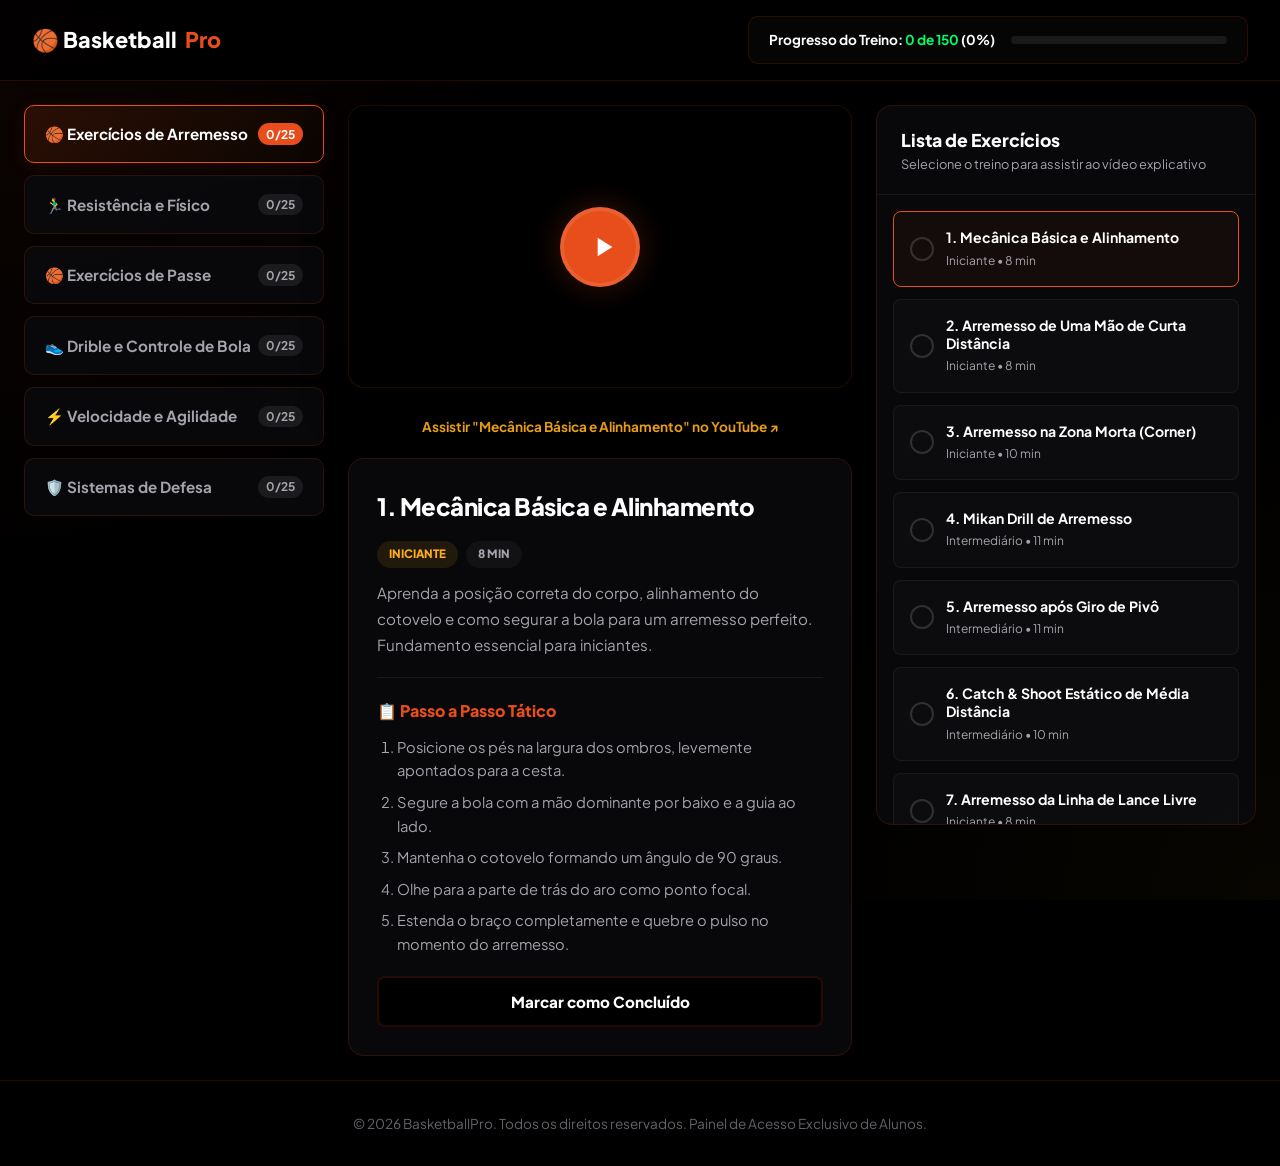
<file: index.html>
<!DOCTYPE html>
<html lang="pt-BR">
<head>
  <meta charset="UTF-8">
  <meta name="viewport" content="width=device-width, initial-scale=1.0">
  <title>Área de Membros | +150 Exercícios de Basquete em Vídeo</title>
  
  <!-- Preconnect to Google Fonts and load stylesheet -->
  <link rel="preconnect" href="https://fonts.googleapis.com">
  <link rel="preconnect" href="https://fonts.gstatic.com" crossorigin>
  <link href="https://fonts.googleapis.com/css2?family=Plus+Jakarta+Sans:wght@300;400;500;600;700;800;900&display=swap" rel="stylesheet">
  
  <link rel="stylesheet" href="css/members.css">
</head>
<body>

  <!-- Top Dashboard Header -->
  <header class="members-header">
    <div class="header-container">
      <a href="index.html" class="logo">
        🏀 Basketball<span>Pro</span>
      </a>
      
      <!-- Real-time Progress Tracking -->
      <div class="progress-section">
        <div class="progress-text" id="progress-text">
          Progresso do Treino: <span>0 de 150</span> (0%)
        </div>
        <div class="progress-bar-container">
          <div class="progress-bar-fill" id="progress-bar-fill"></div>
        </div>
      </div>
    </div>
  </header>

  <!-- Main Grid App Layout -->
  <main class="members-main">
    
    <!-- Sidebar: 6 Basketball Training Categories -->
    <nav class="sidebar-nav" id="sidebar-nav">
      <!-- Generated Dynamically by JS -->
    </nav>
    
    <!-- Main Content Area: Video Player & List of active exercises -->
    <div class="content-area">
      
      <!-- Video Detail Panel -->
      <div class="video-section">
        <div class="video-container">
          <!-- Video Mockup Placeholder with play button -->
          <div class="video-placeholder" id="video-placeholder" onclick="playVideo()">
            <div class="play-btn-overlay">
              <svg viewBox="0 0 24 24" width="32" height="32">
                <path d="M8 5v14l11-7z"/>
              </svg>
            </div>
          </div>
          <video id="video-player" controls autoplay style="width: 100%; height: 100%; display: none; border: none; background: #000;"></video>
          <iframe id="video-iframe" style="width: 100%; height: 100%; display: none; border: none; background: #000;" allow="autoplay; encrypted-media; picture-in-picture" allowfullscreen></iframe>
        </div>
        <div style="text-align: center; margin-top: 0.5rem; font-size: 0.85rem;">
          <a id="external-video-link" href="#" target="_blank" style="color: var(--accent); text-decoration: none; font-weight: 700; display: inline-flex; align-items: center; gap: 0.25rem;">
            Se o vídeo não carregar localmente, clique aqui para assistir no YouTube ↗
          </a>
        </div>
        
        <div class="video-info">
          <div class="video-title-wrap">
            <h2 class="video-title" id="video-title">Carregando Treino...</h2>
            <div class="video-meta-tags">
              <span class="meta-tag difficulty" id="video-difficulty">Iniciante</span>
              <span class="meta-tag" id="video-duration">0 min</span>
            </div>
          </div>
          
          <p class="video-desc" id="video-desc">Selecione um treino na lista lateral para iniciar.</p>
          
          <div class="instruction-steps">
            <h4>📋 Passo a Passo Tático</h4>
            <ol id="instruction-list">
              <!-- Generated Dynamically by JS -->
            </ol>
          </div>
          
          <!-- Complete Button -->
          <button class="video-complete-btn" id="complete-btn" onclick="toggleComplete()">
            Marcar como Concluído
          </button>
        </div>
      </div>
      
      <!-- Playlist Sidebar Panel -->
      <section class="playlist-section">
        <div class="playlist-header">
          <h3>Lista de Exercícios</h3>
          <p>Selecione o treino para assistir ao vídeo explicativo</p>
        </div>
        <div class="exercise-list" id="exercise-list">
          <!-- Generated Dynamically by JS -->
        </div>
      </section>
      
    </div>
  </main>

  <!-- Footer -->
  <footer class="members-footer">
    <p>&copy; 2026 BasketballPro. Todos os direitos reservados. Painel de Acesso Exclusivo de Alunos.</p>
  </footer>

  <!-- App Main Logic -->
  <script src="js/members.js"></script>
</body>
</html>
</file>
<file: css/members.css>
:root {
  --font-sans: 'Plus Jakarta Sans', sans-serif;
  --bg-dark: #000000;
  --bg-surface: #0a0a0c;
  --bg-card: rgba(10, 10, 12, 0.85);
  --border-color: rgba(232, 78, 27, 0.15);
  
  --primary: #e84e1b;
  --primary-hover: #ff6200;
  --primary-glow: rgba(232, 78, 27, 0.25);
  
  --accent: #ffae19;
  --success: #00ff66;
  --success-glow: rgba(0, 255, 102, 0.15);
  --text-primary: #ffffff;
  --text-secondary: #a3a3ac;
  --text-muted: #62626a;
  
  --radius-lg: 16px;
  --radius-md: 10px;
  --transition-all: all 0.3s cubic-bezier(0.4, 0, 0.2, 1);
}

* {
  box-sizing: border-box;
  margin: 0;
  padding: 0;
}

body {
  font-family: var(--font-sans);
  background-color: var(--bg-dark);
  color: var(--text-primary);
  line-height: 1.6;
  overflow-x: hidden;
  background-image: 
    radial-gradient(circle at top left, rgba(232, 78, 27, 0.05) 0%, transparent 40%),
    radial-gradient(circle at bottom right, rgba(255, 174, 25, 0.03) 0%, transparent 35%);
  background-attachment: fixed;
  display: flex;
  flex-direction: column;
  min-height: 100vh;
}

/* Header Area */
.members-header {
  border-bottom: 1px solid var(--border-color);
  background: rgba(0, 0, 0, 0.8);
  backdrop-filter: blur(10px);
  position: sticky;
  top: 0;
  z-index: 100;
  padding: 1rem 2rem;
}

.header-container {
  max-width: 1400px;
  margin: 0 auto;
  display: flex;
  justify-content: space-between;
  align-items: center;
  gap: 2rem;
  flex-wrap: wrap;
}

.logo {
  font-size: 1.35rem;
  font-weight: 900;
  color: #fff;
  text-decoration: none;
  display: flex;
  align-items: center;
  gap: 0.5rem;
}

.logo span {
  color: var(--primary);
}

.progress-section {
  display: flex;
  align-items: center;
  gap: 1rem;
  flex-grow: 1;
  max-width: 500px;
  background: rgba(255, 255, 255, 0.02);
  border: 1px solid var(--border-color);
  padding: 0.75rem 1.25rem;
  border-radius: var(--radius-md);
}

.progress-text {
  font-size: 0.85rem;
  font-weight: 700;
  white-space: nowrap;
}

.progress-text span {
  color: var(--success);
}

.progress-bar-container {
  height: 8px;
  background: rgba(255, 255, 255, 0.08);
  border-radius: 4px;
  flex-grow: 1;
  overflow: hidden;
  position: relative;
}

.progress-bar-fill {
  height: 100%;
  width: 0%;
  background: linear-gradient(90deg, var(--primary) 0%, var(--success) 100%);
  border-radius: 4px;
  transition: width 0.5s cubic-bezier(0.4, 0, 0.2, 1);
  box-shadow: 0 0 10px var(--success-glow);
}

/* App Main Container */
.members-main {
  max-width: 1400px;
  margin: 1.5rem auto;
  width: 100%;
  padding: 0 1.5rem;
  display: grid;
  grid-template-columns: 300px 1fr;
  gap: 1.5rem;
  flex-grow: 1;
}

/* Sidebar navigation */
.sidebar-nav {
  display: flex;
  flex-direction: column;
  gap: 0.75rem;
}

.category-btn {
  width: 100%;
  text-align: left;
  background: var(--bg-card);
  border: 1px solid var(--border-color);
  padding: 1.1rem 1.25rem;
  border-radius: var(--radius-md);
  color: var(--text-secondary);
  font-family: inherit;
  font-size: 0.95rem;
  font-weight: 700;
  cursor: pointer;
  transition: var(--transition-all);
  display: flex;
  justify-content: space-between;
  align-items: center;
}

.category-btn:hover {
  border-color: var(--primary);
  color: #fff;
  background: rgba(232, 78, 27, 0.03);
}

.category-btn.active {
  background: linear-gradient(135deg, rgba(232, 78, 27, 0.15) 0%, rgba(255, 174, 25, 0.02) 100%);
  border-color: var(--primary);
  color: #fff;
  box-shadow: 0 4px 20px rgba(232, 78, 27, 0.1);
}

.category-count {
  font-size: 0.75rem;
  background: rgba(255, 255, 255, 0.08);
  padding: 0.2rem 0.5rem;
  border-radius: 50px;
  color: var(--text-secondary);
  font-weight: 700;
}

.category-btn.active .category-count {
  background: var(--primary);
  color: #fff;
}

/* Content Area */
.content-area {
  display: grid;
  grid-template-columns: 1fr 380px;
  gap: 1.5rem;
  align-items: start;
}

/* Video Section */
.video-section {
  display: flex;
  flex-direction: column;
  gap: 1.25rem;
}

.video-container {
  width: 100%;
  aspect-ratio: 16/9;
  background: #000;
  border-radius: var(--radius-lg);
  overflow: hidden;
  border: 1px solid var(--border-color);
  position: relative;
  box-shadow: 0 20px 40px rgba(0, 0, 0, 0.6);
}

.video-placeholder {
  width: 100%;
  height: 100%;
  display: flex;
  flex-direction: column;
  align-items: center;
  justify-content: center;
  gap: 1rem;
  background-size: cover;
  background-position: center;
  position: relative;
}

.video-placeholder::before {
  content: '';
  position: absolute;
  top: 0;
  left: 0;
  right: 0;
  bottom: 0;
  background: rgba(0, 0, 0, 0.65);
}

.play-btn-overlay {
  width: 80px;
  height: 80px;
  background: var(--primary);
  border-radius: 50%;
  display: flex;
  align-items: center;
  justify-content: center;
  color: #fff;
  font-size: 1.75rem;
  cursor: pointer;
  transition: var(--transition-all);
  z-index: 1;
  border: 4px solid rgba(255, 255, 255, 0.1);
  box-shadow: 0 0 30px var(--primary-glow);
}

.play-btn-overlay:hover {
  transform: scale(1.1);
  background: var(--primary-hover);
  box-shadow: 0 0 40px rgba(232, 78, 27, 0.5);
}

.play-btn-overlay svg {
  fill: currentColor;
  margin-left: 6px;
}

.video-info {
  background: var(--bg-card);
  border: 1px solid var(--border-color);
  border-radius: var(--radius-lg);
  padding: 1.75rem;
  display: flex;
  flex-direction: column;
  gap: 0.75rem;
}

.video-title-wrap {
  display: flex;
  justify-content: space-between;
  align-items: flex-start;
  gap: 1rem;
  flex-wrap: wrap;
}

.video-title {
  font-size: 1.5rem;
  font-weight: 800;
  color: #fff;
  letter-spacing: -0.5px;
}

.video-meta-tags {
  display: flex;
  gap: 0.5rem;
}

.meta-tag {
  font-size: 0.72rem;
  font-weight: 800;
  text-transform: uppercase;
  padding: 0.25rem 0.75rem;
  border-radius: 50px;
  background: rgba(255, 255, 255, 0.04);
  color: var(--text-secondary);
}

.meta-tag.difficulty {
  color: var(--accent);
  background: rgba(255, 174, 25, 0.1);
}

.video-desc {
  color: var(--text-secondary);
  font-size: 0.95rem;
  line-height: 1.7;
}

.instruction-steps {
  border-top: 1px solid rgba(255, 255, 255, 0.06);
  padding-top: 1.25rem;
  margin-top: 0.5rem;
}

.instruction-steps h4 {
  font-size: 1rem;
  font-weight: 800;
  color: var(--primary);
  margin-bottom: 0.75rem;
}

.instruction-steps ol {
  padding-left: 1.25rem;
  color: var(--text-secondary);
  font-size: 0.92rem;
  display: flex;
  flex-direction: column;
  gap: 0.5rem;
}

.video-complete-btn {
  background: var(--bg-dark);
  border: 2px solid var(--border-color);
  color: #fff;
  font-family: inherit;
  font-size: 0.95rem;
  font-weight: 800;
  padding: 0.85rem 1.5rem;
  border-radius: 8px;
  cursor: pointer;
  transition: var(--transition-all);
  display: flex;
  align-items: center;
  justify-content: center;
  gap: 0.5rem;
  margin-top: 0.5rem;
}

.video-complete-btn:hover {
  border-color: var(--success);
  color: var(--success);
  background: rgba(0, 255, 102, 0.02);
}

.video-complete-btn.completed {
  background: var(--success);
  border-color: var(--success);
  color: #000;
  box-shadow: 0 4px 15px rgba(0, 255, 102, 0.2);
}

/* Playlist / Cards Area */
.playlist-section {
  background: var(--bg-card);
  border: 1px solid var(--border-color);
  border-radius: var(--radius-lg);
  max-height: calc(100vh - 180px);
  display: flex;
  flex-direction: column;
  overflow: hidden;
  position: sticky;
  top: 95px;
}

.playlist-header {
  padding: 1.25rem 1.5rem;
  border-bottom: 1px solid rgba(255, 255, 255, 0.06);
}

.playlist-header h3 {
  font-size: 1.1rem;
  font-weight: 800;
}

.playlist-header p {
  font-size: 0.8rem;
  color: var(--text-secondary);
}

.exercise-list {
  overflow-y: auto;
  padding: 1rem;
  display: flex;
  flex-direction: column;
  gap: 0.75rem;
  flex-grow: 1;
}

/* Custom Scrollbar for playlist */
.exercise-list::-webkit-scrollbar {
  width: 6px;
}

.exercise-list::-webkit-scrollbar-track {
  background: transparent;
}

.exercise-list::-webkit-scrollbar-thumb {
  background: rgba(255, 255, 255, 0.1);
  border-radius: 3px;
}

.exercise-list::-webkit-scrollbar-thumb:hover {
  background: rgba(255, 255, 255, 0.2);
}

/* Exercise item styling */
.exercise-card {
  background: rgba(255, 255, 255, 0.02);
  border: 1px solid rgba(255, 255, 255, 0.05);
  border-radius: 8px;
  padding: 1rem;
  cursor: pointer;
  transition: var(--transition-all);
  display: flex;
  gap: 0.75rem;
  align-items: center;
  text-align: left;
}

.exercise-card:hover {
  background: rgba(255, 255, 255, 0.05);
  border-color: rgba(255, 255, 255, 0.1);
}

.exercise-card.active {
  background: rgba(232, 78, 27, 0.05);
  border-color: var(--primary);
}

.card-status-icon {
  width: 24px;
  height: 24px;
  border-radius: 50%;
  border: 2px solid rgba(255, 255, 255, 0.15);
  flex-shrink: 0;
  display: flex;
  align-items: center;
  justify-content: center;
  font-size: 0.75rem;
  font-weight: bold;
  color: transparent;
  transition: var(--transition-all);
}

.exercise-card.completed .card-status-icon {
  border-color: var(--success);
  background: var(--success);
  color: #000;
}

.card-info {
  flex-grow: 1;
  display: flex;
  flex-direction: column;
  gap: 0.25rem;
}

.card-title {
  font-size: 0.88rem;
  font-weight: 700;
  color: #fff;
  line-height: 1.3;
}

.card-meta {
  font-size: 0.75rem;
  color: var(--text-secondary);
}

/* Footer Section */
.members-footer {
  border-top: 1px solid var(--border-color);
  padding: 2rem;
  text-align: center;
  color: var(--text-muted);
  font-size: 0.85rem;
  margin-top: auto;
}

/* Responsive Styles */
@media (max-width: 1100px) {
  .content-area {
    grid-template-columns: 1fr;
  }
  .playlist-section {
    position: static;
    max-height: 500px;
  }
}

@media (max-width: 850px) {
  .members-main {
    grid-template-columns: 1fr;
  }
  .members-header {
    padding: 1rem;
  }
  .header-container {
    flex-direction: column;
    align-items: stretch;
    gap: 1rem;
  }
  .progress-section {
    max-width: none;
  }
}
</file>
